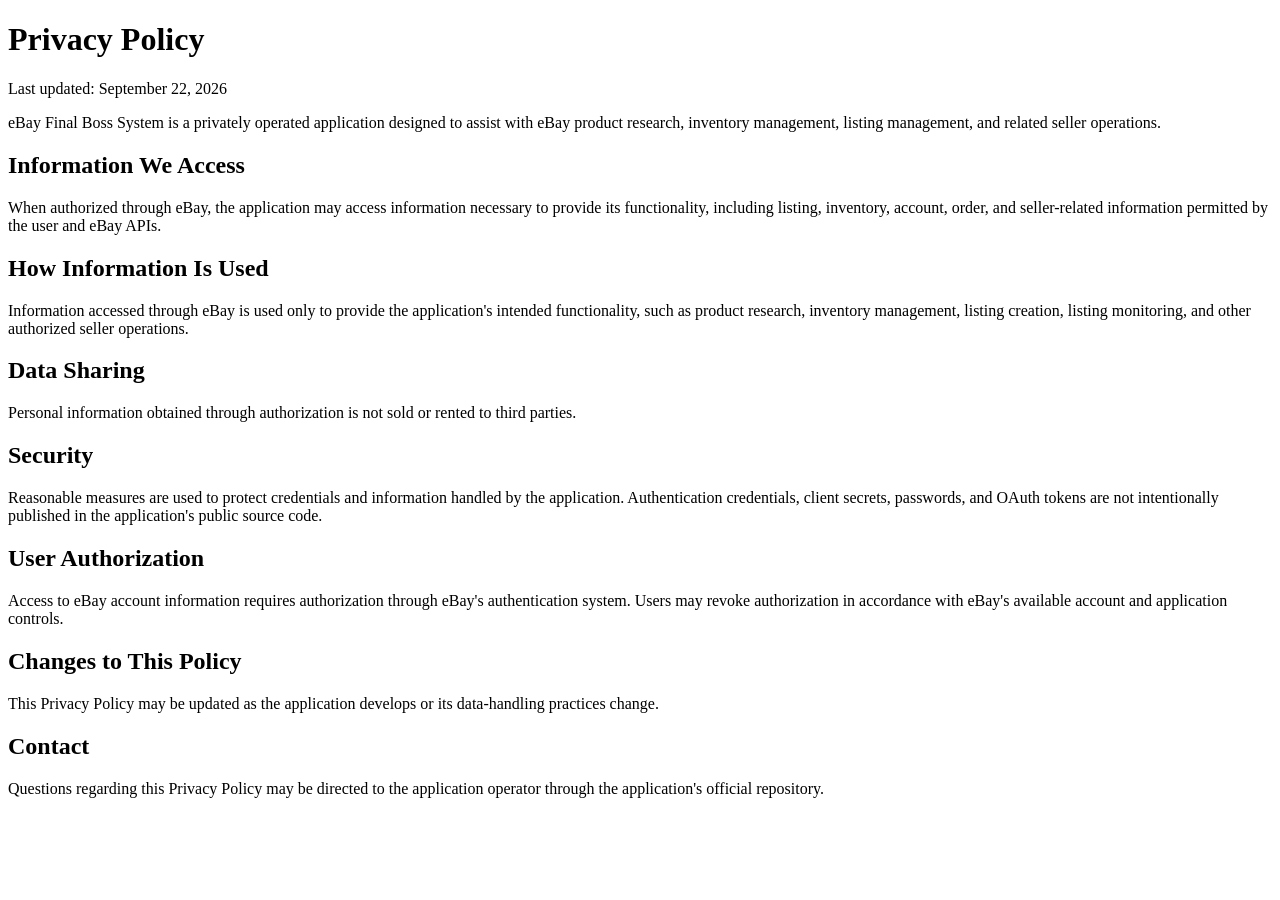
<file: privacy.html>
<!DOCTYPE html>
<html lang="en">
<head>
    <meta charset="UTF-8">
    <meta name="viewport" content="width=device-width, initial-scale=1.0">
    <title>Privacy Policy - eBay Final Boss System</title>
</head>

<body>
    <h1>Privacy Policy</h1>

    <p>Last updated: September 22, 2026</p>

    <p>
        eBay Final Boss System is a privately operated application designed
        to assist with eBay product research, inventory management,
        listing management, and related seller operations.
    </p>

    <h2>Information We Access</h2>

    <p>
        When authorized through eBay, the application may access information
        necessary to provide its functionality, including listing,
        inventory, account, order, and seller-related information permitted
        by the user and eBay APIs.
    </p>

    <h2>How Information Is Used</h2>

    <p>
        Information accessed through eBay is used only to provide the
        application's intended functionality, such as product research,
        inventory management, listing creation, listing monitoring, and
        other authorized seller operations.
    </p>

    <h2>Data Sharing</h2>

    <p>
        Personal information obtained through authorization is not sold
        or rented to third parties.
    </p>

    <h2>Security</h2>

    <p>
        Reasonable measures are used to protect credentials and information
        handled by the application. Authentication credentials, client
        secrets, passwords, and OAuth tokens are not intentionally published
        in the application's public source code.
    </p>

    <h2>User Authorization</h2>

    <p>
        Access to eBay account information requires authorization through
        eBay's authentication system. Users may revoke authorization in
        accordance with eBay's available account and application controls.
    </p>

    <h2>Changes to This Policy</h2>

    <p>
        This Privacy Policy may be updated as the application develops or
        its data-handling practices change.
    </p>

    <h2>Contact</h2>

    <p>
        Questions regarding this Privacy Policy may be directed to the
        application operator through the application's official repository.
    </p>
</body>
</html>
</file>
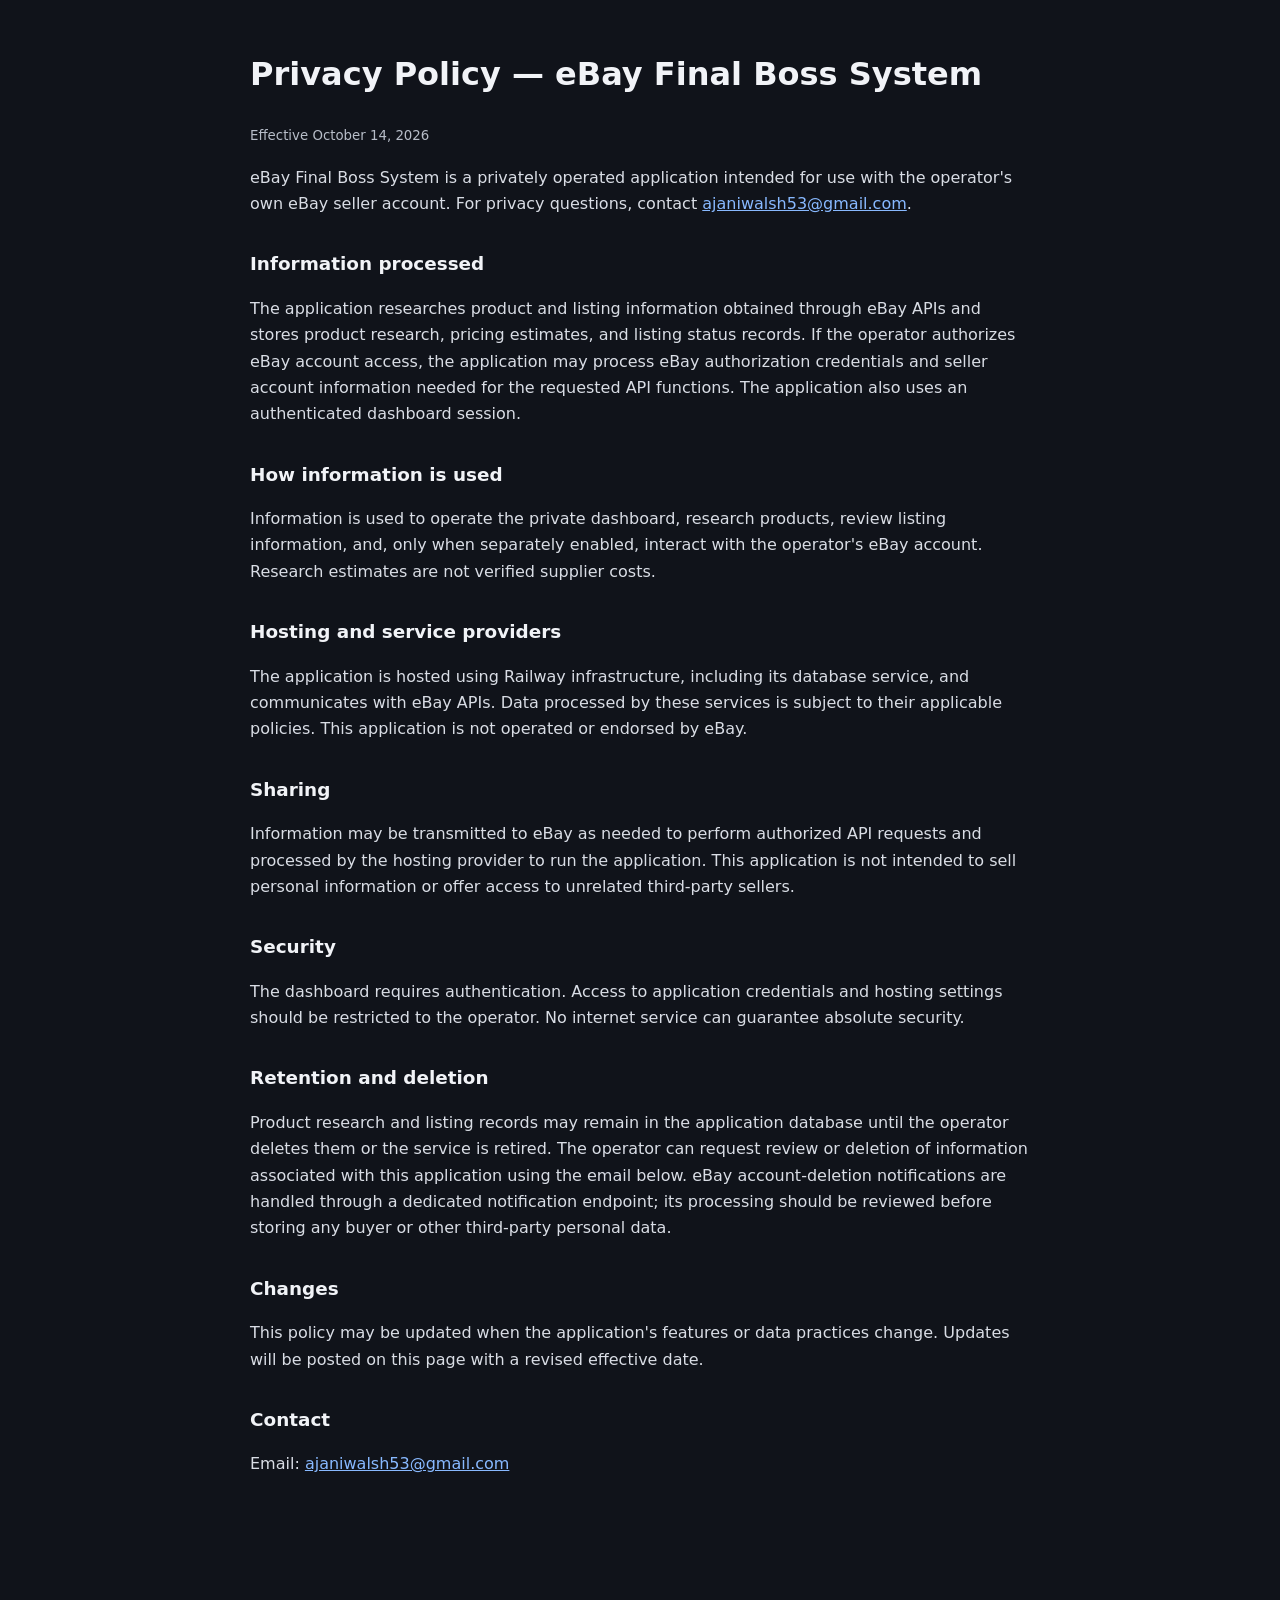
<file: templates/privacy.html>
<!doctype html>
<html lang="en">
<head>
<meta charset="utf-8"><meta name="viewport" content="width=device-width, initial-scale=1">
<title>Privacy Policy | eBay Final Boss System</title>
<style>
body{font-family:system-ui,-apple-system,Segoe UI,Arial,sans-serif;background:#10131a;color:#f1f3f7;margin:0;line-height:1.65}
main{max-width:780px;margin:48px auto;padding:0 24px 60px}h1{font-size:2rem}h2{margin-top:32px;font-size:1.15rem}
a{color:#88b9ff}small{color:#b7bdc8}p,li{color:#d9dde5}
</style>
</head>
<body><main>
<h1>Privacy Policy — eBay Final Boss System</h1>
<small>Effective October 14, 2026</small>
<p>eBay Final Boss System is a privately operated application intended for use with the operator's own eBay seller account. For privacy questions, contact <a href="mailto:ajaniwalsh53@gmail.com">ajaniwalsh53@gmail.com</a>.</p>
<h2>Information processed</h2>
<p>The application researches product and listing information obtained through eBay APIs and stores product research, pricing estimates, and listing status records. If the operator authorizes eBay account access, the application may process eBay authorization credentials and seller account information needed for the requested API functions. The application also uses an authenticated dashboard session.</p>
<h2>How information is used</h2>
<p>Information is used to operate the private dashboard, research products, review listing information, and, only when separately enabled, interact with the operator's eBay account. Research estimates are not verified supplier costs.</p>
<h2>Hosting and service providers</h2>
<p>The application is hosted using Railway infrastructure, including its database service, and communicates with eBay APIs. Data processed by these services is subject to their applicable policies. This application is not operated or endorsed by eBay.</p>
<h2>Sharing</h2>
<p>Information may be transmitted to eBay as needed to perform authorized API requests and processed by the hosting provider to run the application. This application is not intended to sell personal information or offer access to unrelated third-party sellers.</p>
<h2>Security</h2>
<p>The dashboard requires authentication. Access to application credentials and hosting settings should be restricted to the operator. No internet service can guarantee absolute security.</p>
<h2>Retention and deletion</h2>
<p>Product research and listing records may remain in the application database until the operator deletes them or the service is retired. The operator can request review or deletion of information associated with this application using the email below. eBay account-deletion notifications are handled through a dedicated notification endpoint; its processing should be reviewed before storing any buyer or other third-party personal data.</p>
<h2>Changes</h2>
<p>This policy may be updated when the application's features or data practices change. Updates will be posted on this page with a revised effective date.</p>
<h2>Contact</h2>
<p>Email: <a href="mailto:ajaniwalsh53@gmail.com">ajaniwalsh53@gmail.com</a></p>
</main></body></html>
</file>
